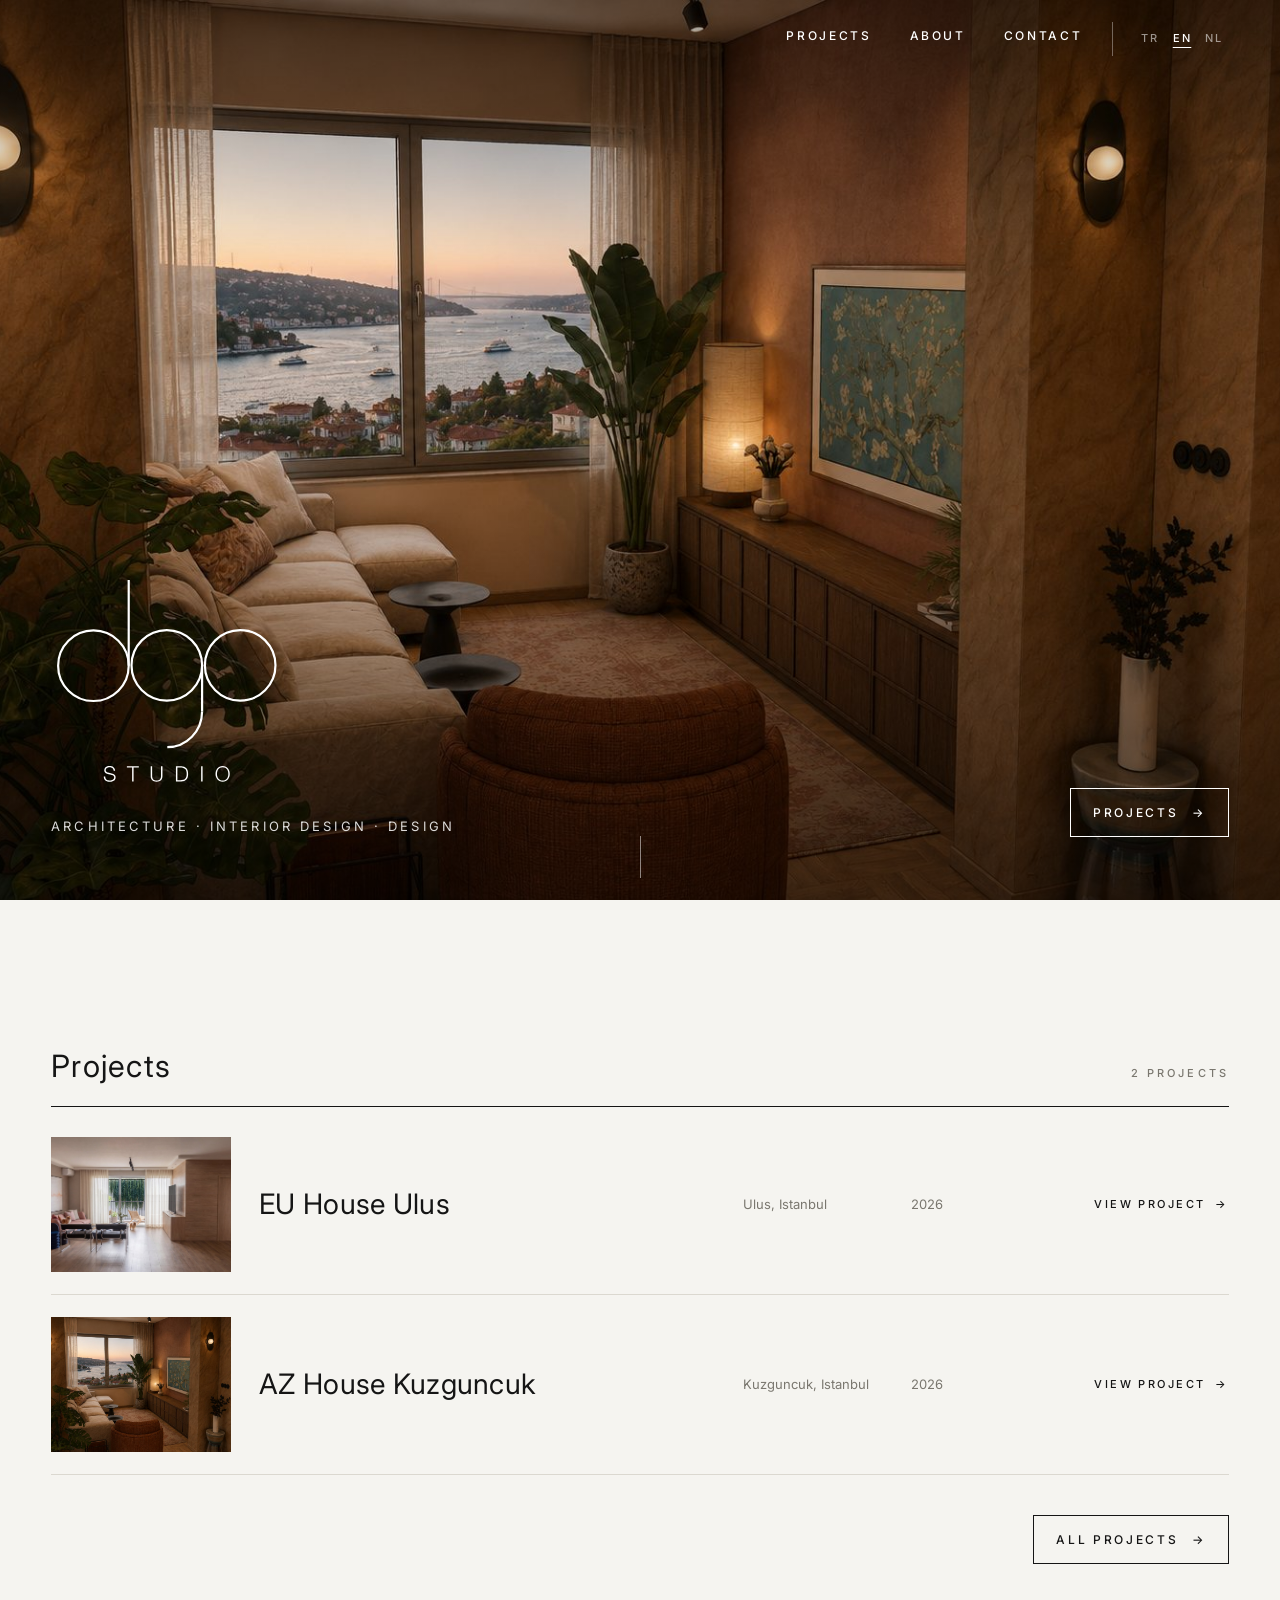
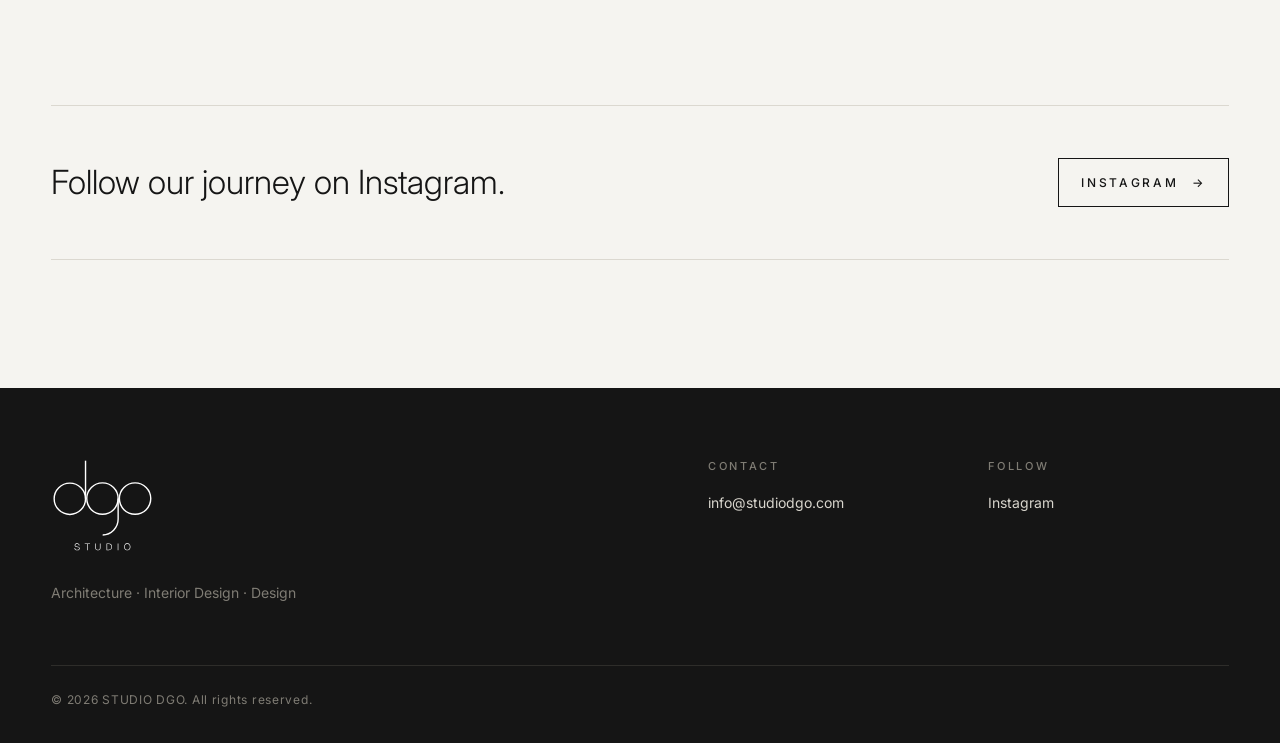
<file: index.html>
<!DOCTYPE html>
<html lang="en">
<head>
<meta charset="utf-8">
<meta name="viewport" content="width=device-width, initial-scale=1">
<title>STUDIO DGO | Mimarlık</title>
<meta name="description" content="Studio DGO — Mimarlık, iç mimarlık ve tasarım ofisi.">
<link rel="icon" type="image/svg+xml" href="images/logo-isaret.svg">
<link rel="stylesheet" href="assets/style.css">
</head>
<body data-page="anasayfa">
<main></main>
<script src="assets/icerik.js"></script>
<script src="assets/logo.js"></script>
<script src="assets/site.js"></script>
</body>
</html>
</file>
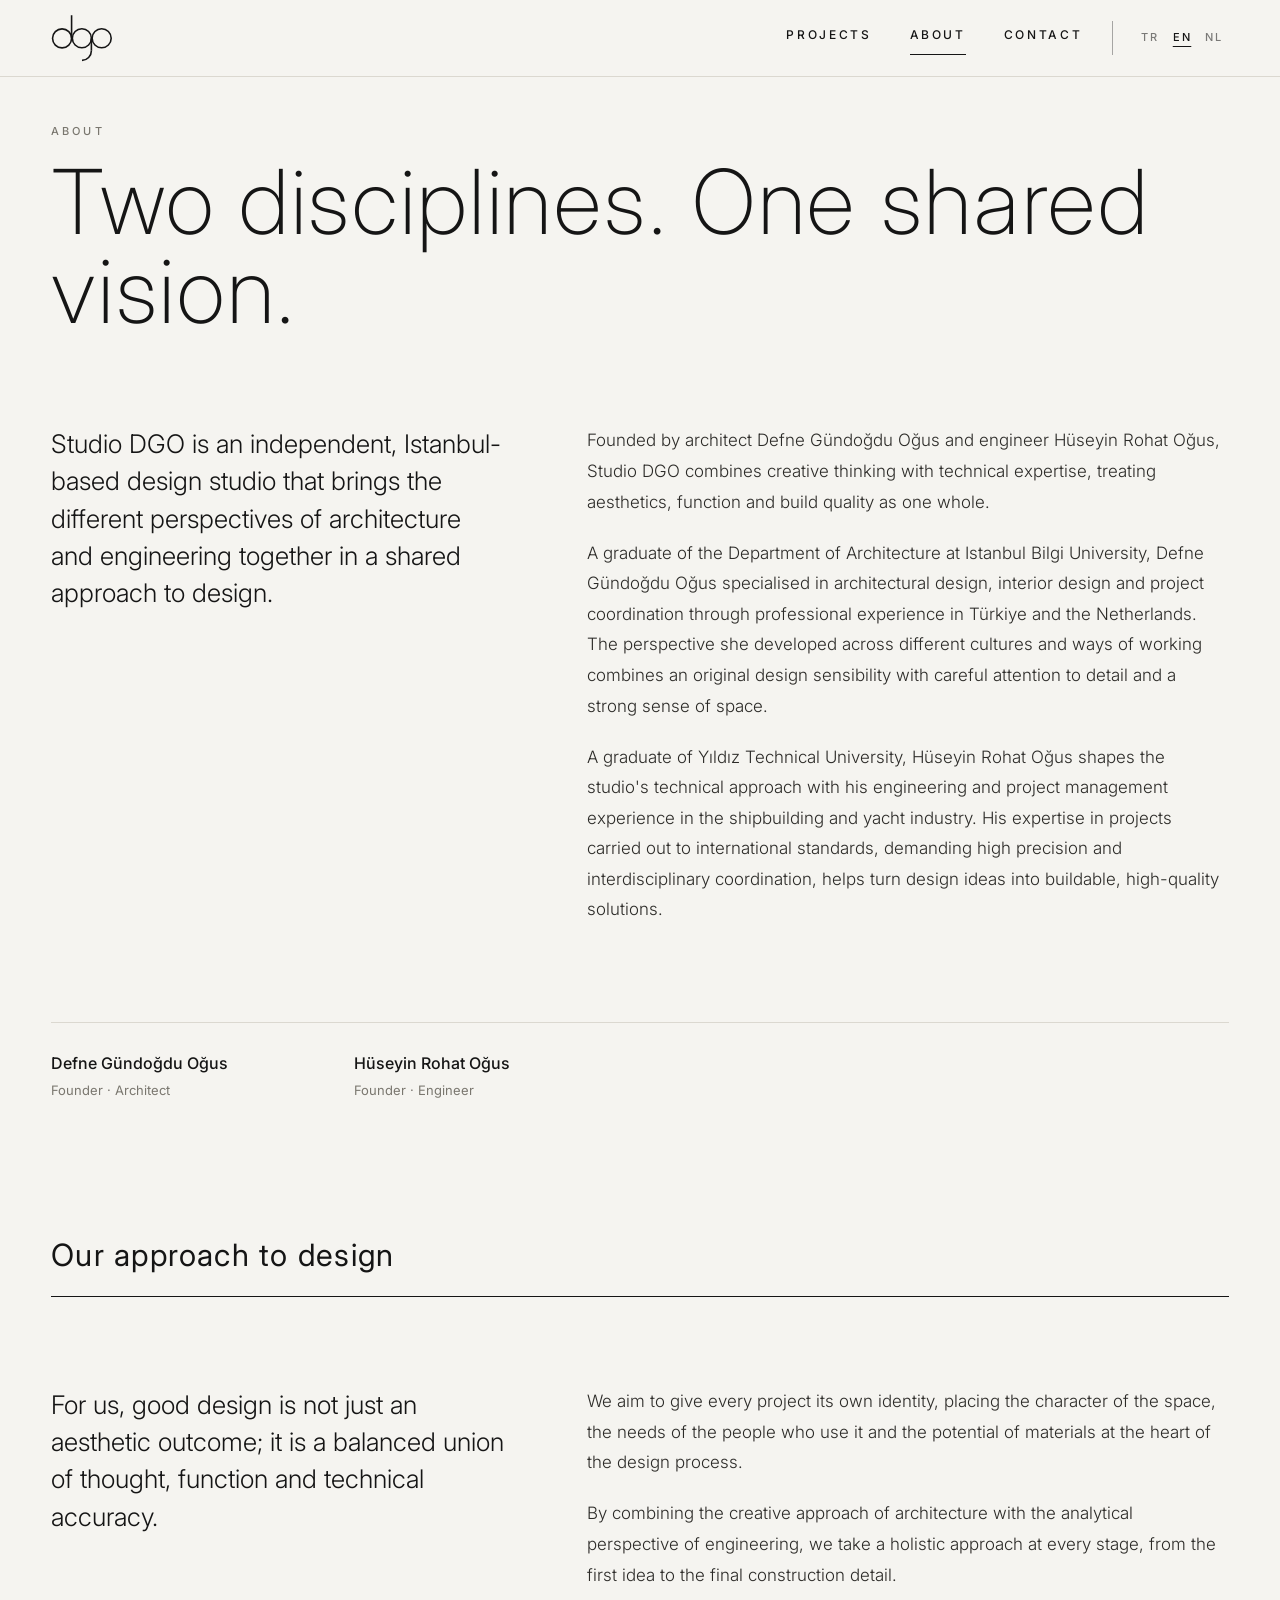
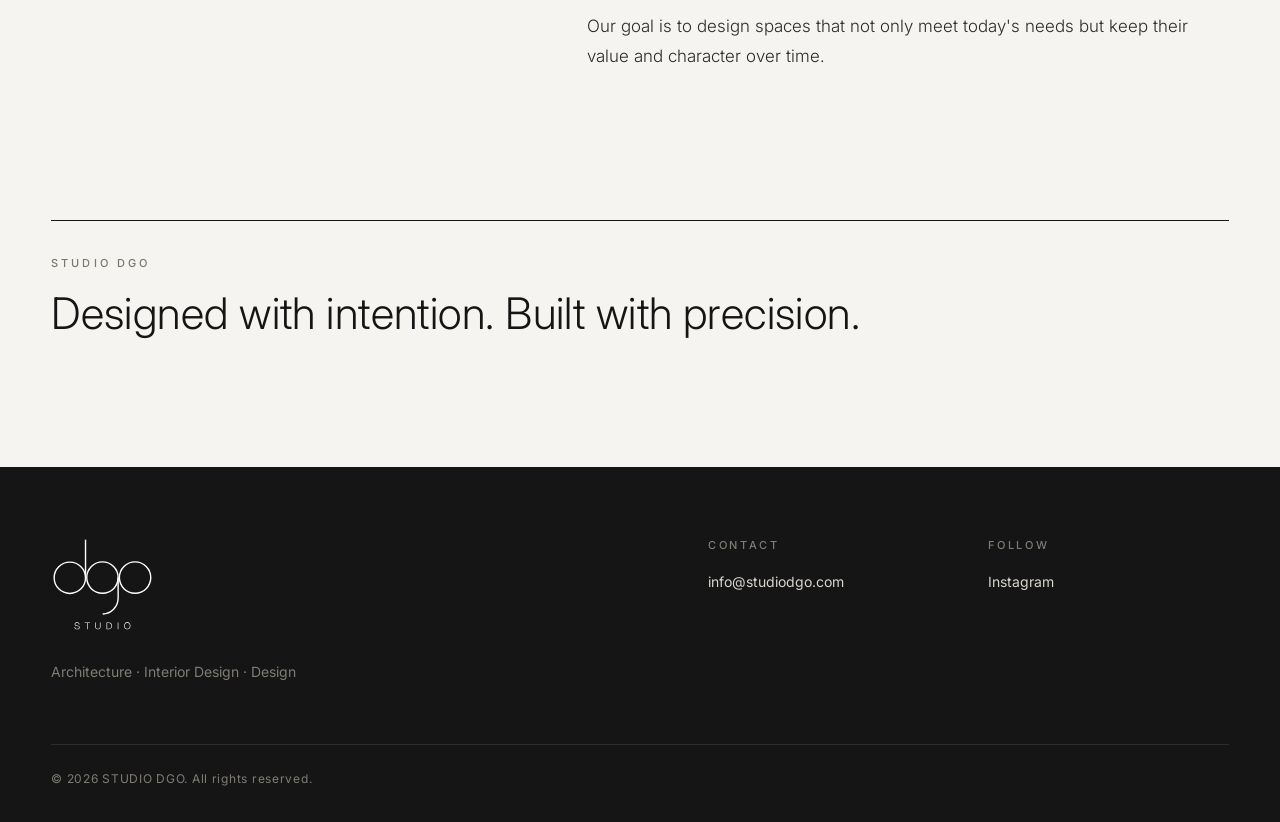
<file: hakkimizda.html>
<!DOCTYPE html>
<html lang="en">
<head>
<meta charset="utf-8">
<meta name="viewport" content="width=device-width, initial-scale=1">
<title>Hakkımızda — STUDIO DGO</title>
<meta name="description" content="Studio DGO — Mimarlık, iç mimarlık ve tasarım ofisi.">
<link rel="icon" type="image/svg+xml" href="images/logo-isaret.svg">
<link rel="stylesheet" href="assets/style.css">
</head>
<body data-page="hakkimizda">
<main></main>
<script src="assets/icerik.js"></script>
<script src="assets/logo.js"></script>
<script src="assets/site.js"></script>
</body>
</html>
</file>
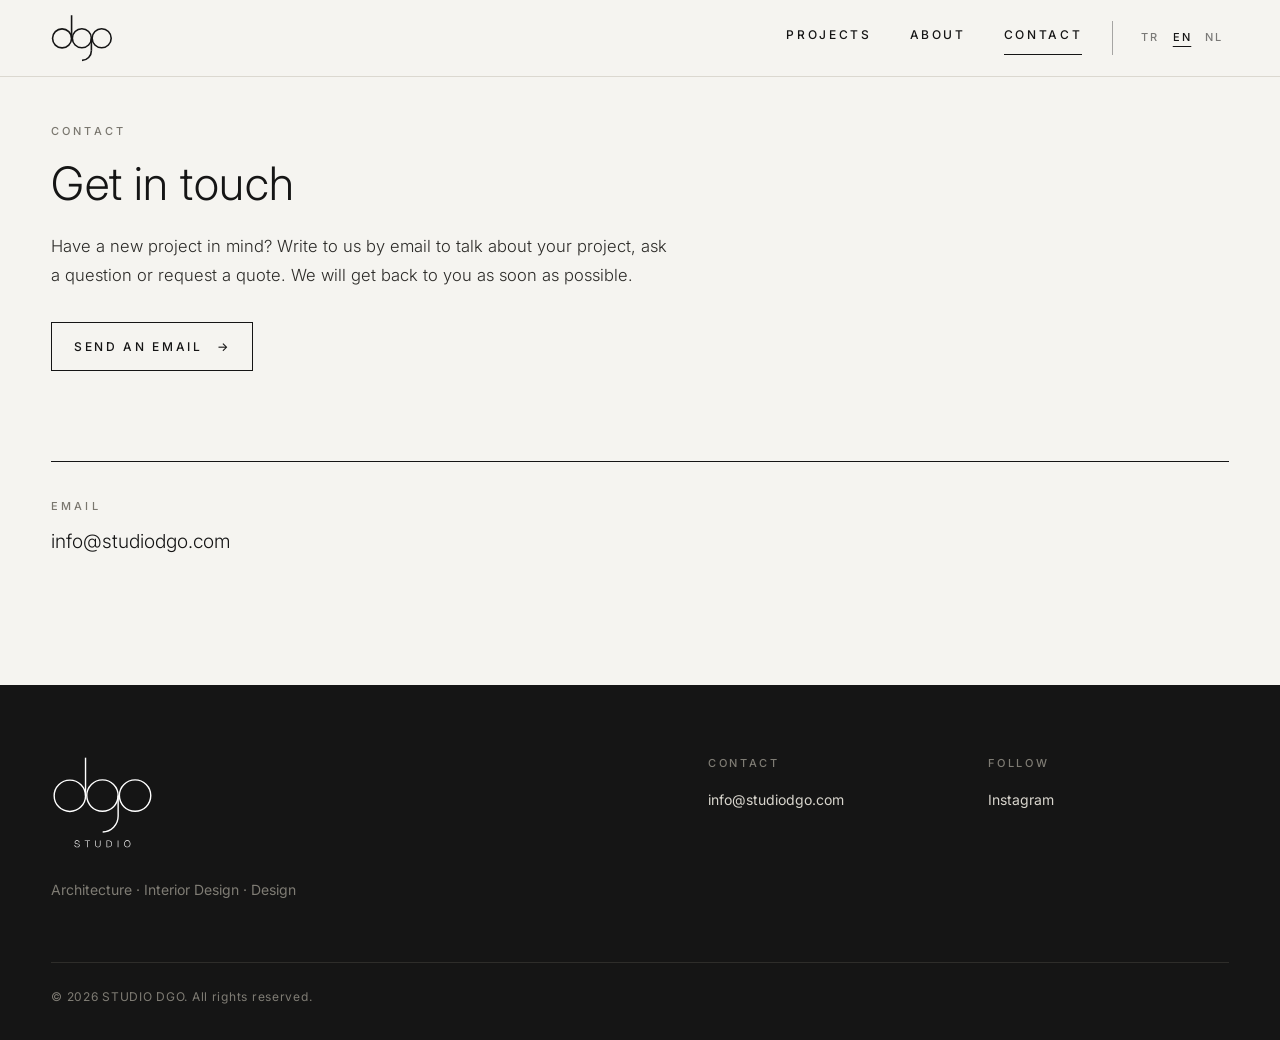
<file: iletisim.html>
<!DOCTYPE html>
<html lang="en">
<head>
<meta charset="utf-8">
<meta name="viewport" content="width=device-width, initial-scale=1">
<title>İletişim — STUDIO DGO</title>
<meta name="description" content="Studio DGO — Mimarlık, iç mimarlık ve tasarım ofisi.">
<link rel="icon" type="image/svg+xml" href="images/logo-isaret.svg">
<link rel="stylesheet" href="assets/style.css">
</head>
<body data-page="iletisim">
<main></main>
<script src="assets/icerik.js"></script>
<script src="assets/logo.js"></script>
<script src="assets/site.js"></script>
</body>
</html>
</file>
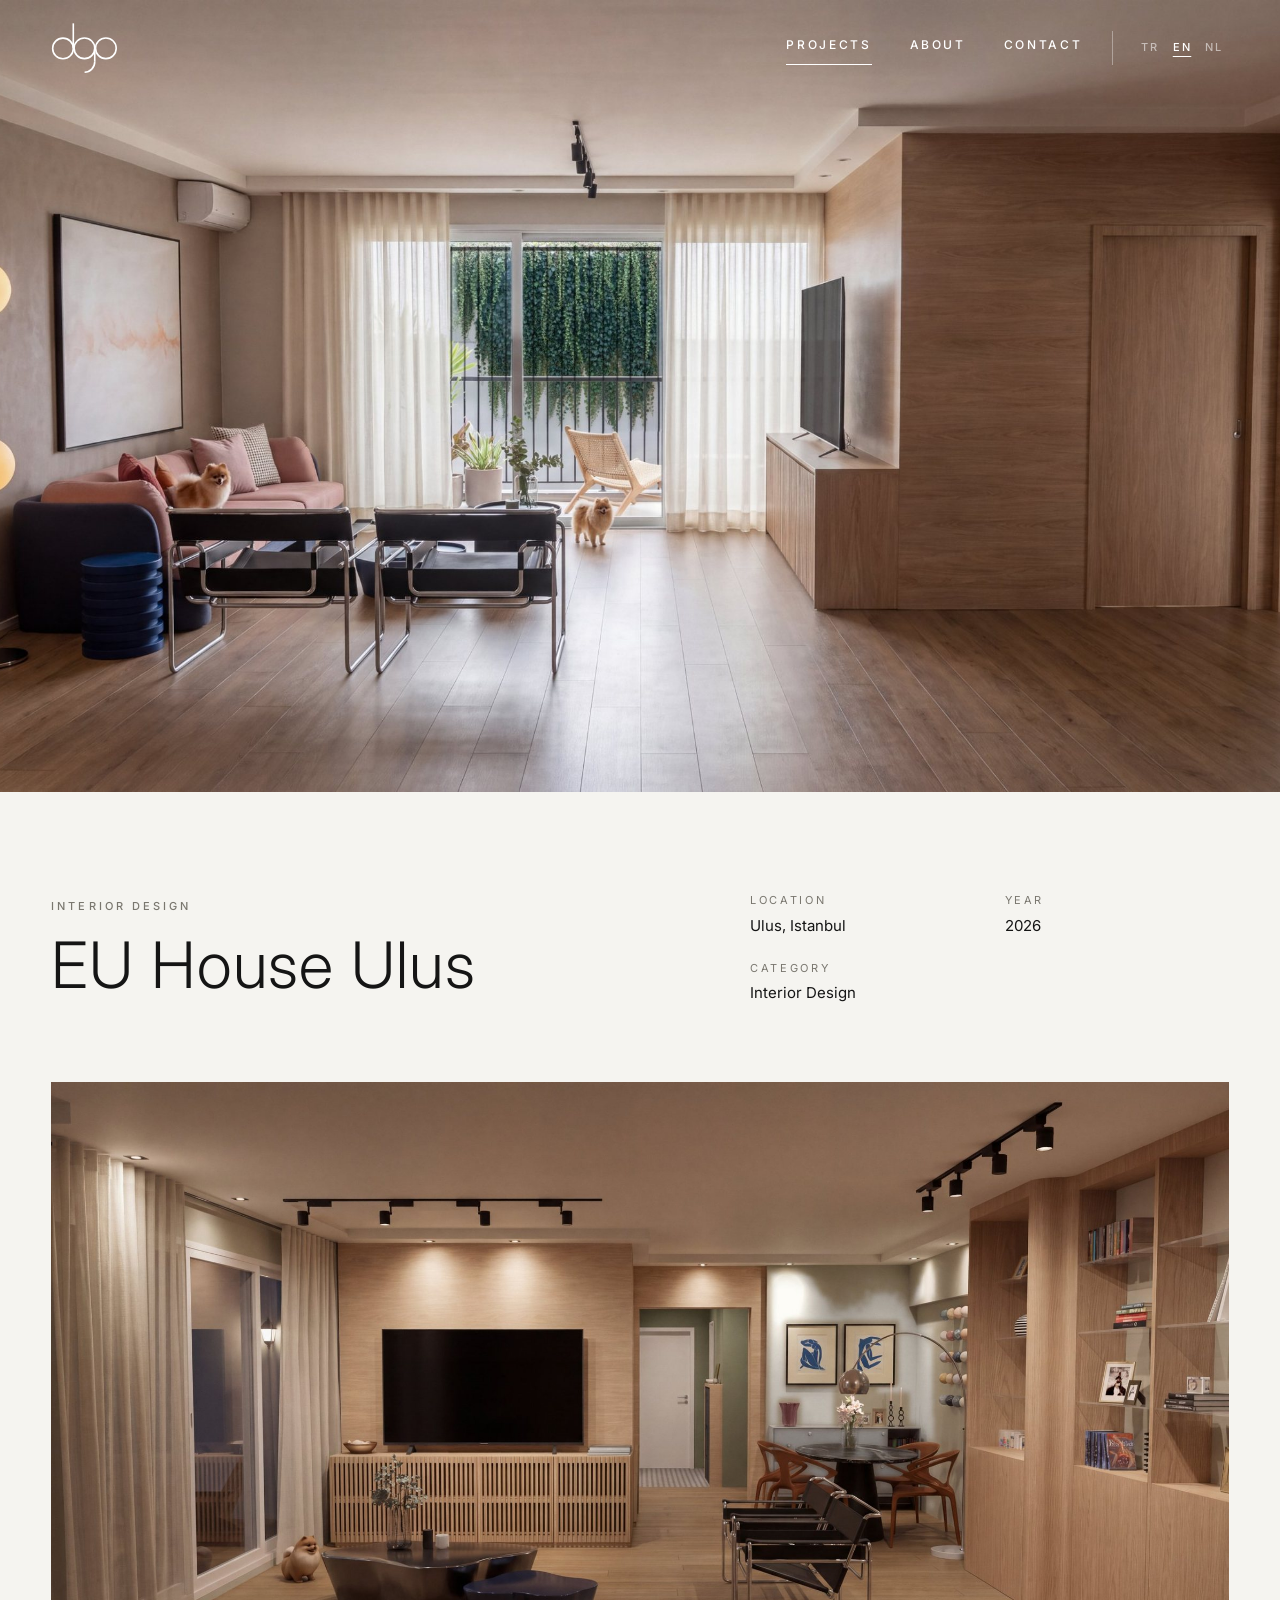
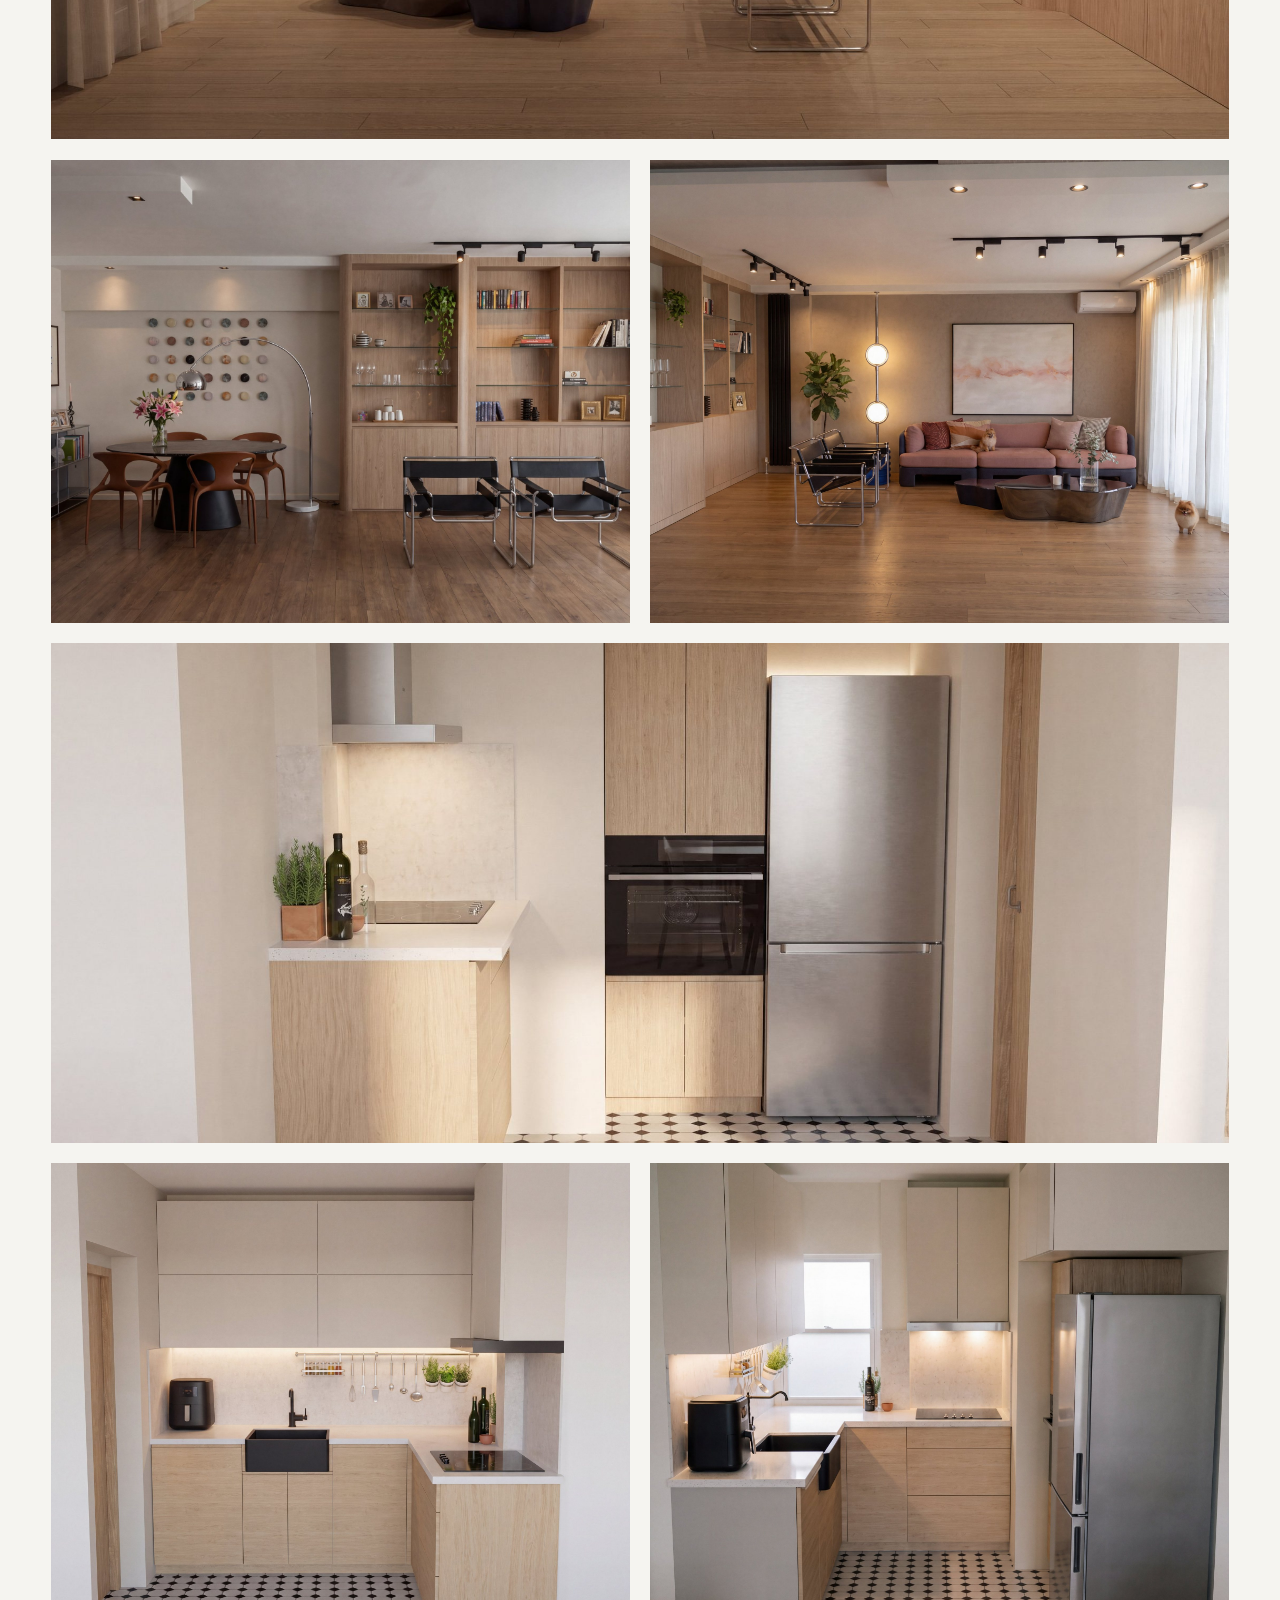
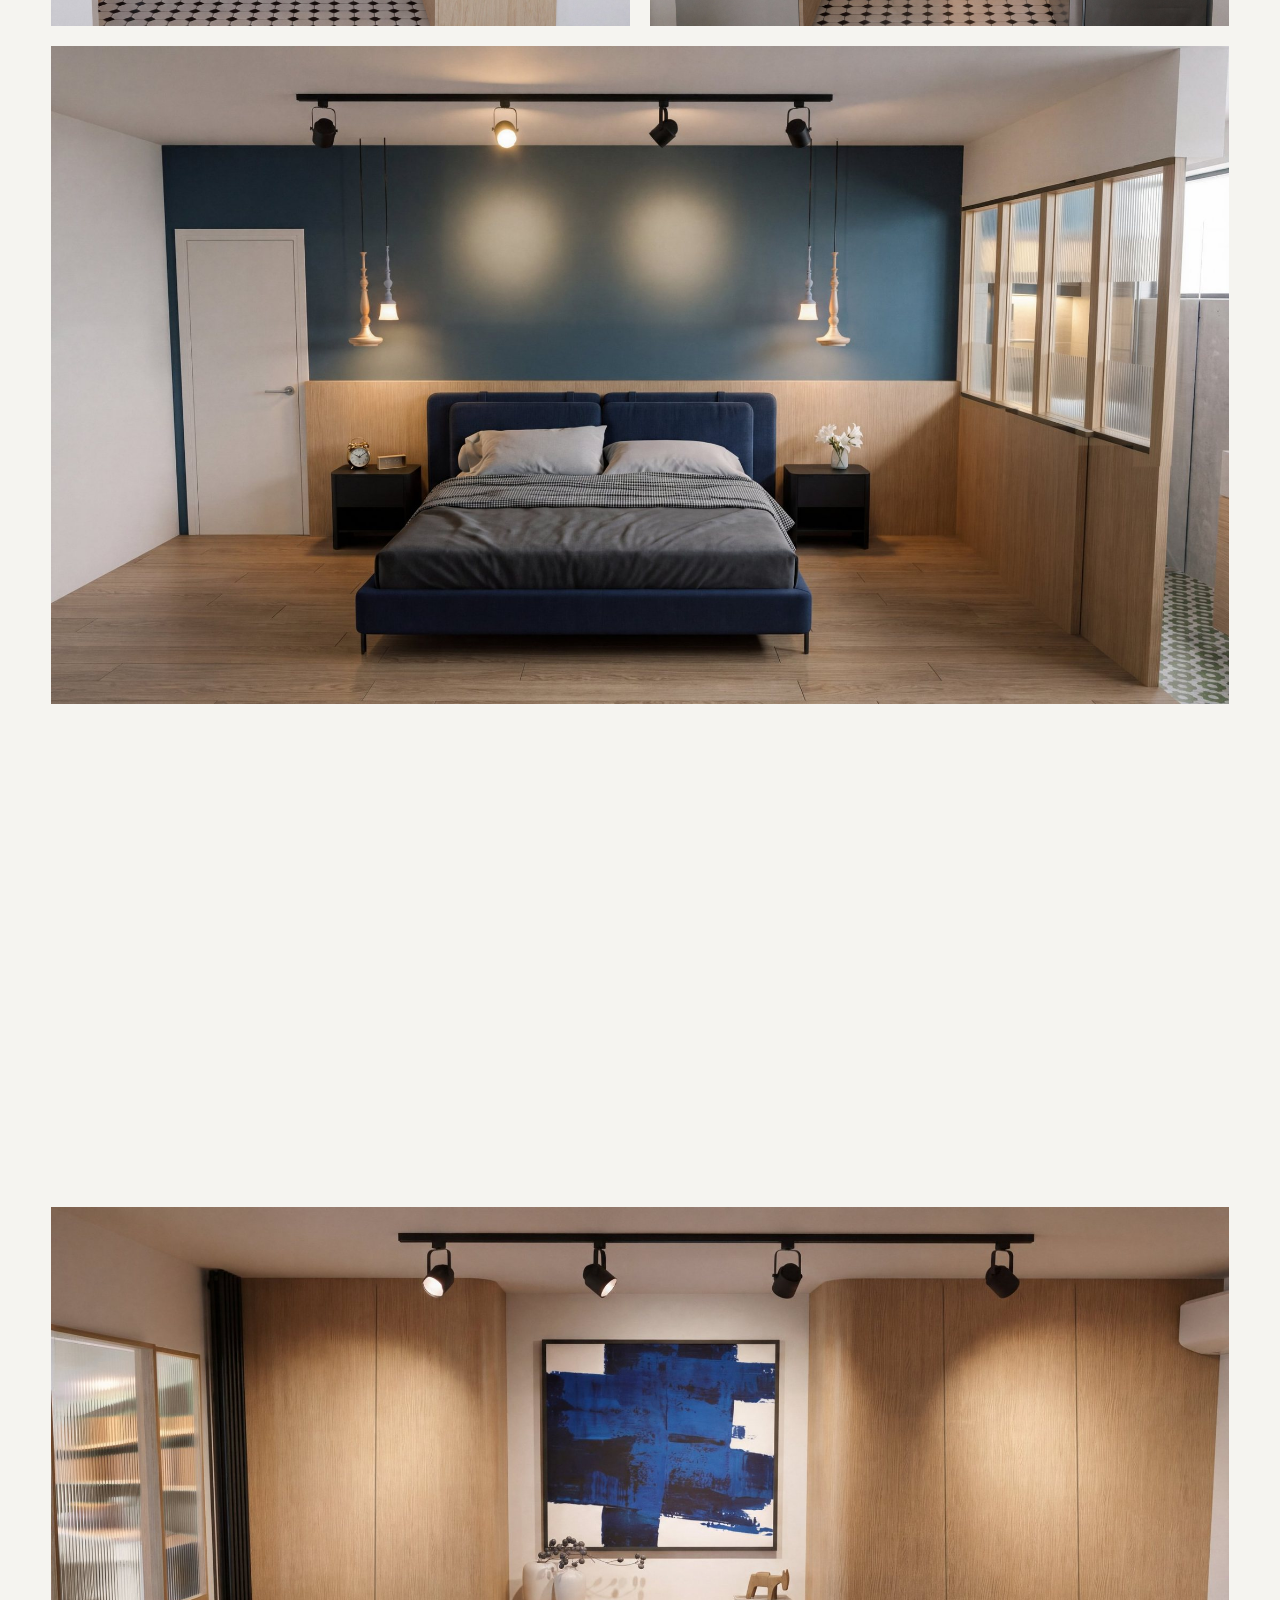
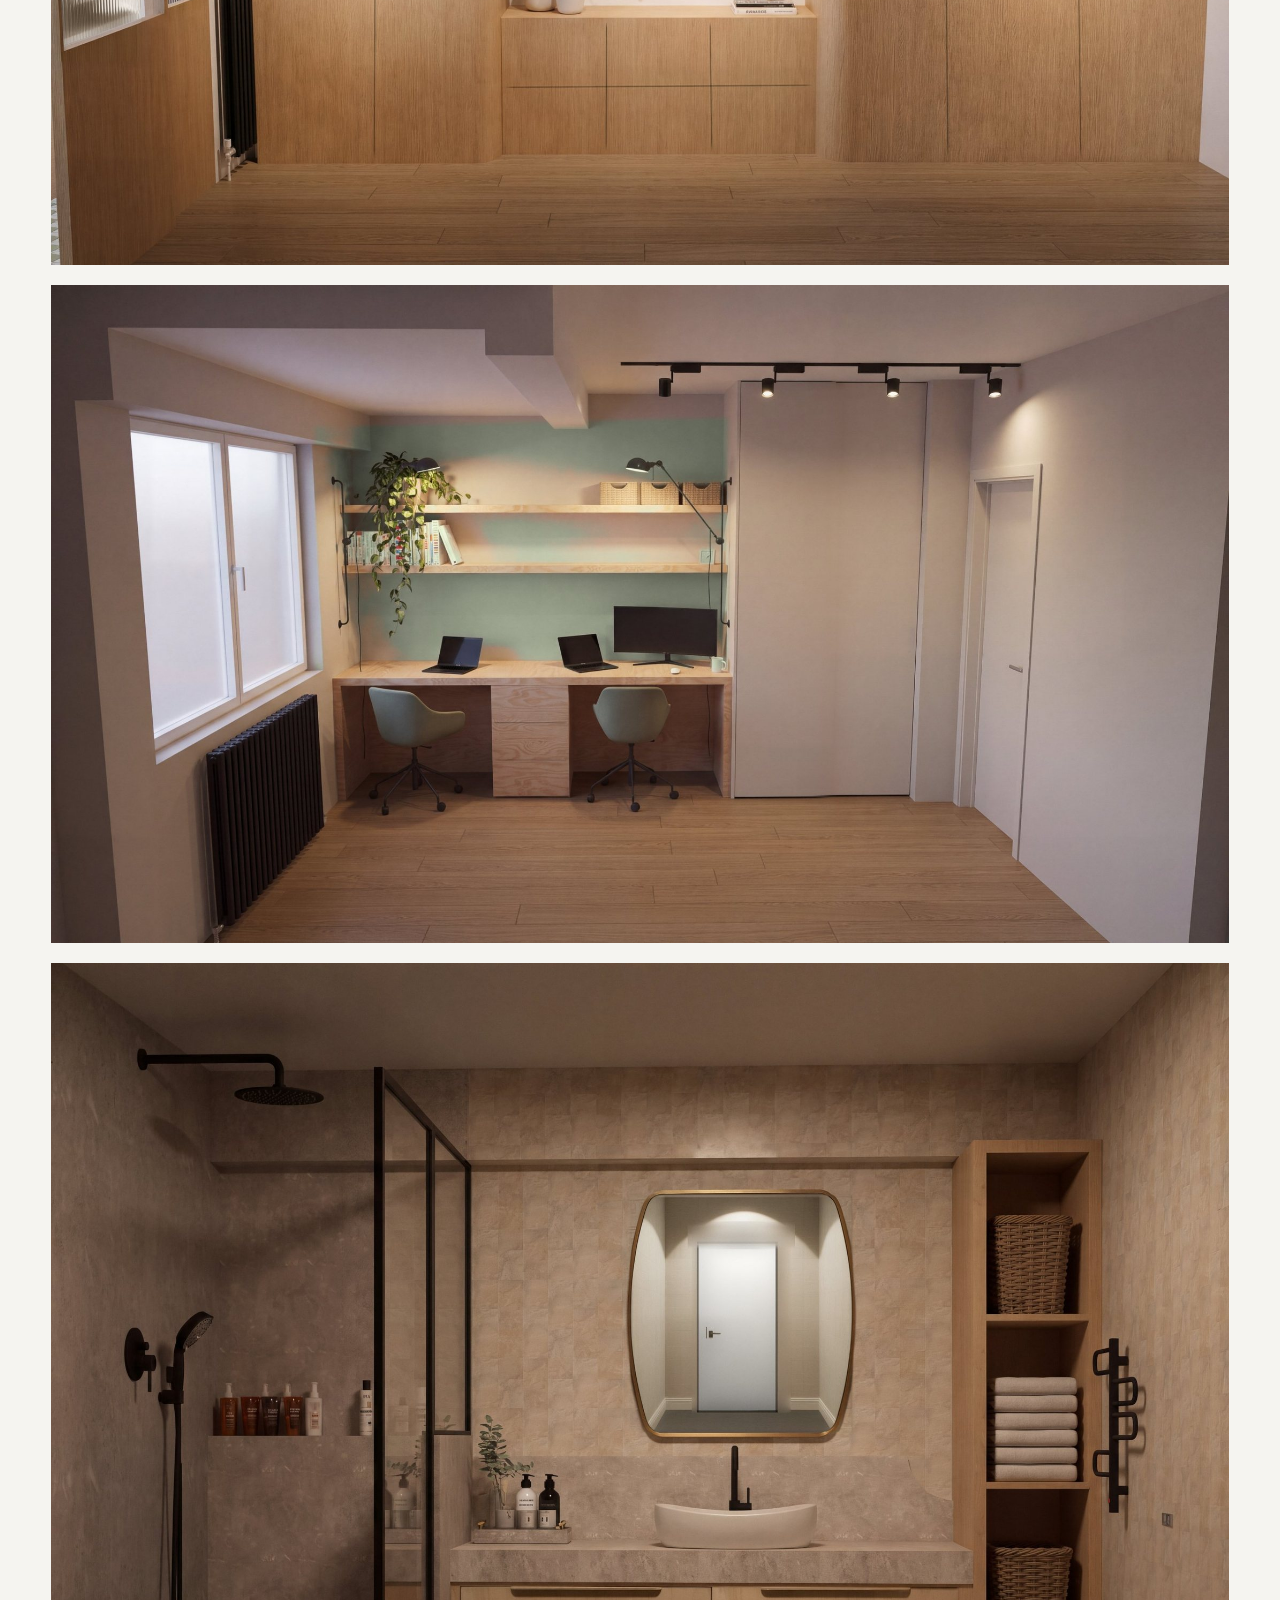
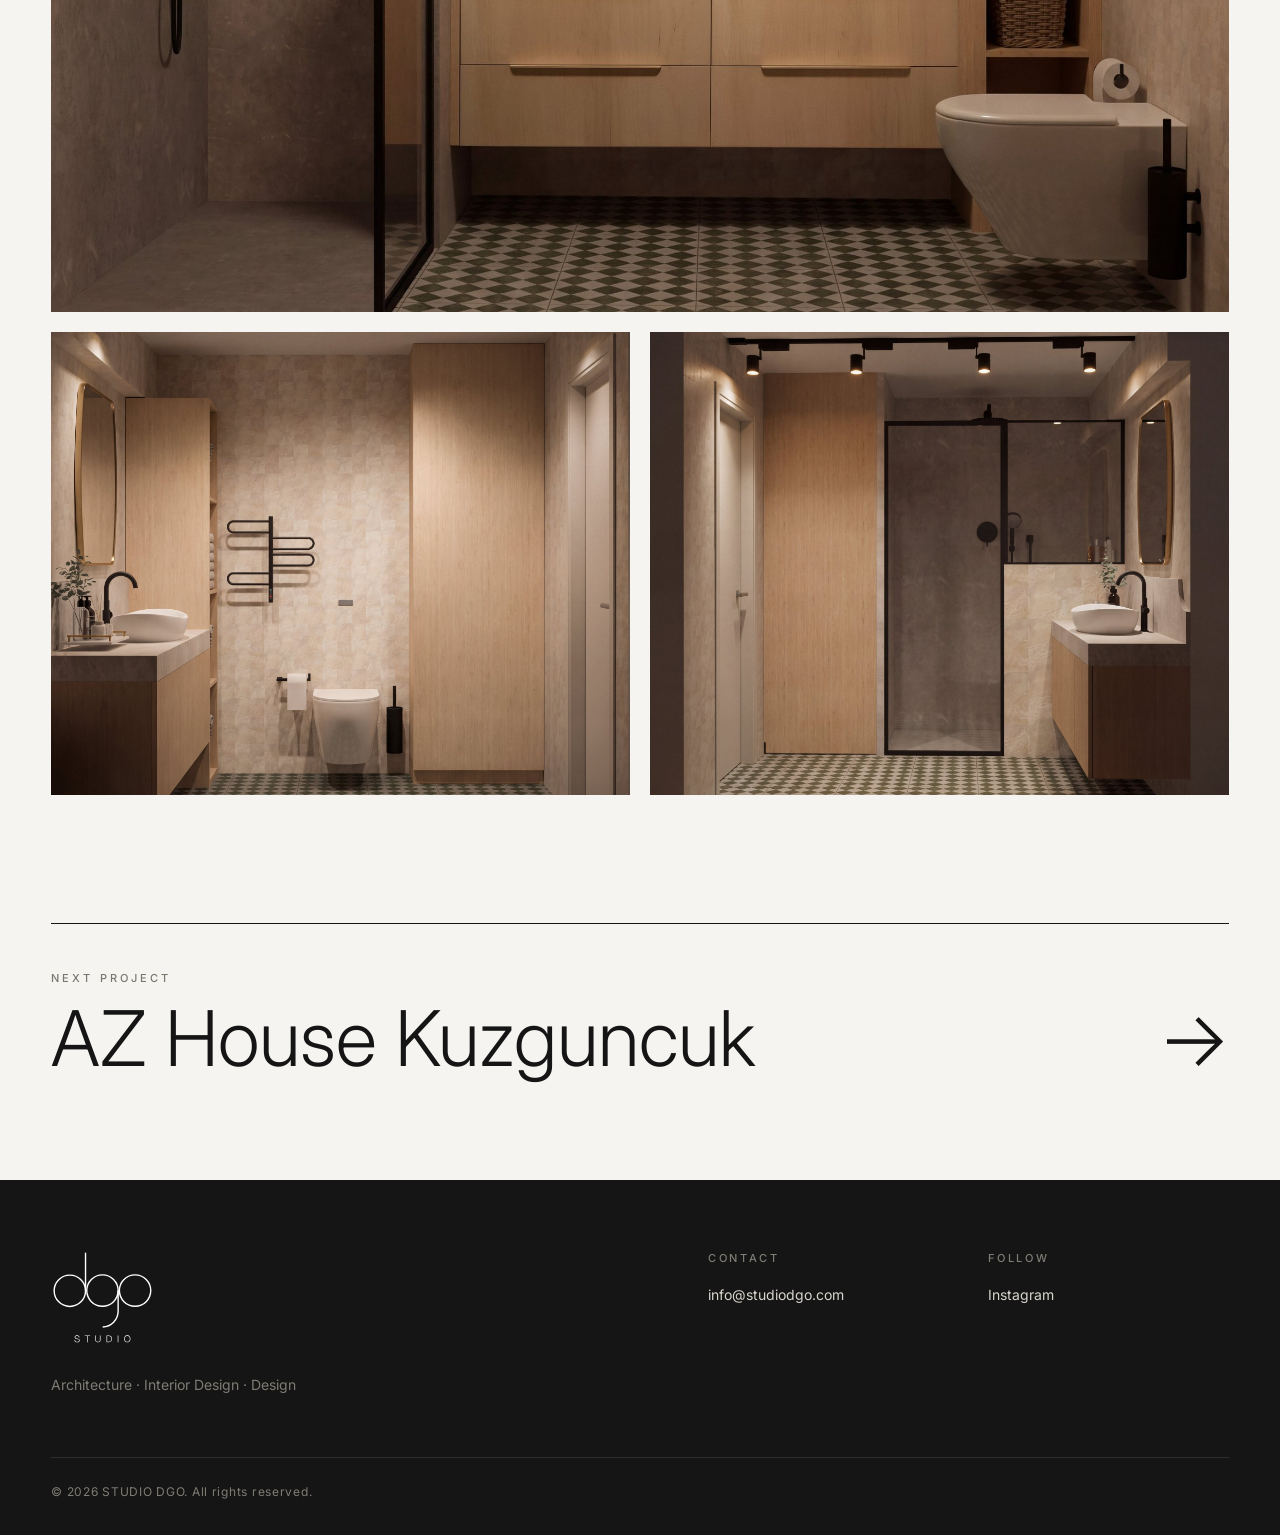
<file: proje.html>
<!DOCTYPE html>
<html lang="en">
<head>
<meta charset="utf-8">
<meta name="viewport" content="width=device-width, initial-scale=1">
<title>Proje — STUDIO DGO</title>
<meta name="description" content="Studio DGO — Mimarlık, iç mimarlık ve tasarım ofisi.">
<link rel="icon" type="image/svg+xml" href="images/logo-isaret.svg">
<link rel="stylesheet" href="assets/style.css">
</head>
<body data-page="proje">
<main></main>
<script src="assets/icerik.js"></script>
<script src="assets/logo.js"></script>
<script src="assets/site.js"></script>
</body>
</html>
</file>
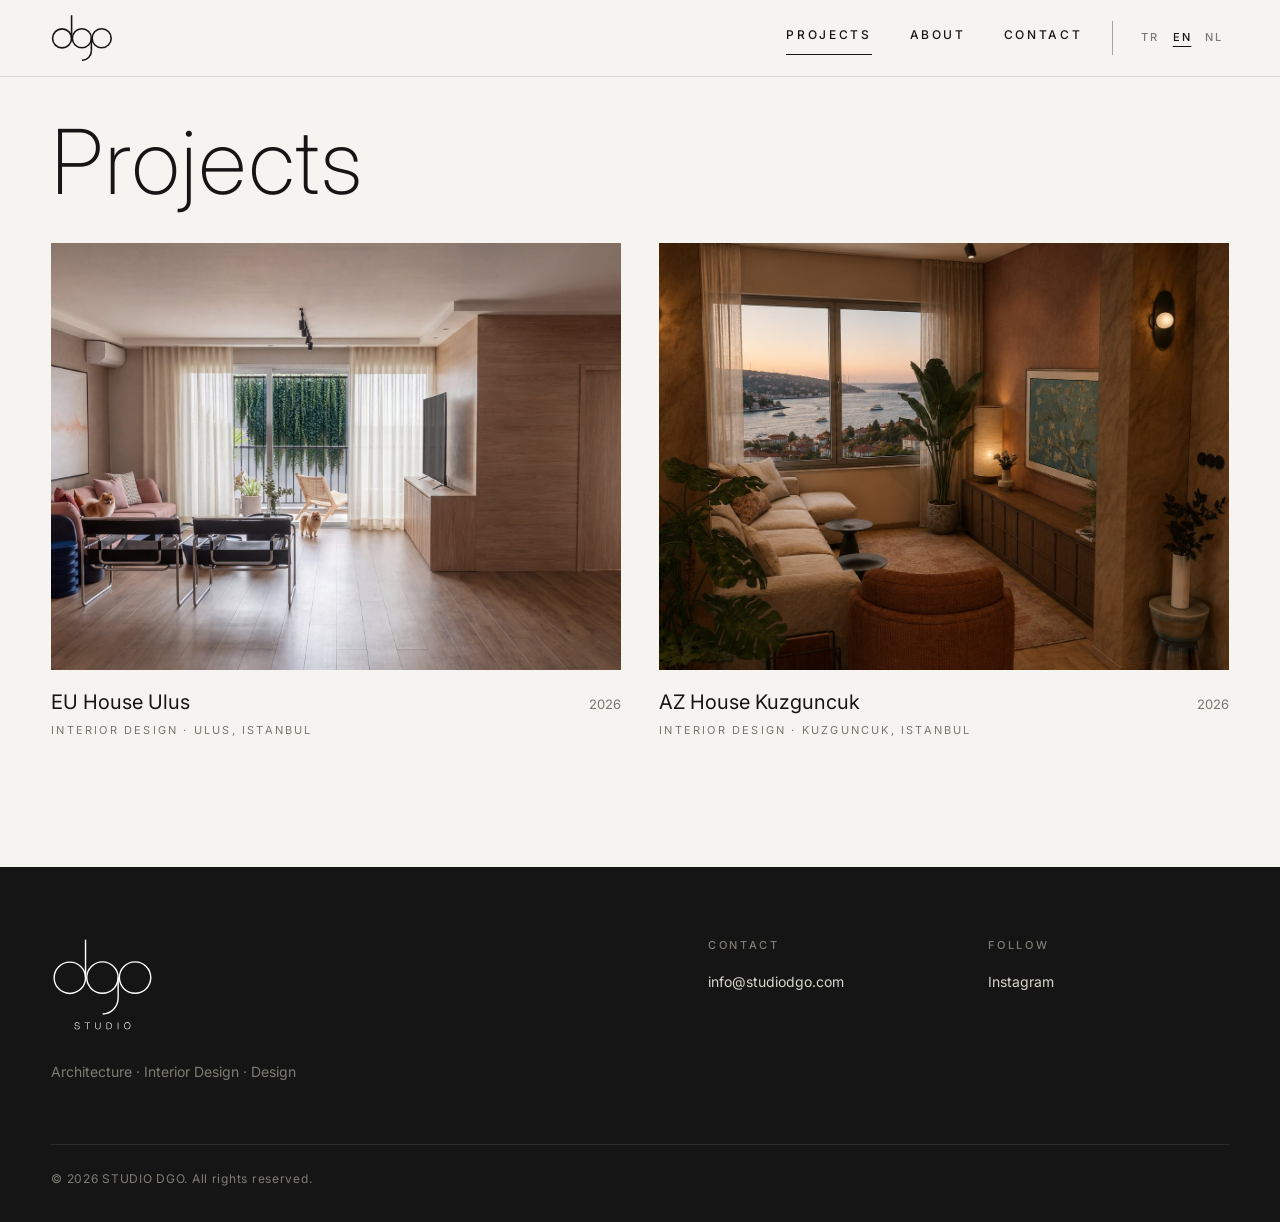
<file: projeler.html>
<!DOCTYPE html>
<html lang="en">
<head>
<meta charset="utf-8">
<meta name="viewport" content="width=device-width, initial-scale=1">
<title>Projeler — STUDIO DGO</title>
<meta name="description" content="Studio DGO — Mimarlık, iç mimarlık ve tasarım ofisi.">
<link rel="icon" type="image/svg+xml" href="images/logo-isaret.svg">
<link rel="stylesheet" href="assets/style.css">
</head>
<body data-page="projeler">
<main></main>
<script src="assets/icerik.js"></script>
<script src="assets/logo.js"></script>
<script src="assets/site.js"></script>
</body>
</html>
</file>
<file: assets/style.css>
@import url('https://fonts.googleapis.com/css2?family=Inter:wght@200;300;400;500;600&display=swap');

:root{
  --bg:#f5f4f0;
  --ink:#151515;
  --muted:#7a776f;
  --line:#dbd8d0;
  --ph:#d9d6ce;
  --pad:clamp(20px,4vw,56px);
}
*{box-sizing:border-box;margin:0;padding:0}
html{scroll-behavior:smooth}
body{background:var(--bg);color:var(--ink);font-family:"Inter","Helvetica Neue",Helvetica,Arial,sans-serif;font-weight:400;line-height:1.6;-webkit-font-smoothing:antialiased}
a{color:inherit;text-decoration:none}
img{display:block;width:100%;height:100%;object-fit:cover}

/* ---------- görsel yer tutucu ---------- */
.ph{position:relative;overflow:hidden;background:var(--ph)}
.ph::after{content:attr(data-label);position:absolute;inset:0;display:flex;align-items:center;justify-content:center;font-size:11px;letter-spacing:.2em;text-transform:uppercase;color:#a9a59c;z-index:0}
.ph img{position:relative;z-index:1;transition:transform 1.2s cubic-bezier(.2,.7,.2,1),opacity .8s}
.ph img.loading{opacity:0}

/* ---------- header ---------- */
.hdr{position:fixed;top:0;left:0;right:0;z-index:50;display:flex;justify-content:space-between;align-items:center;padding:22px var(--pad);transition:background .4s,color .4s,padding .4s}
.hdr.solid{background:rgba(245,244,240,.97);color:var(--ink);padding:14px var(--pad);border-bottom:1px solid var(--line)}
.hdr.over{color:#fff}
.logo{display:block;line-height:0}
.logo svg{height:52px;width:auto;overflow:visible}
.logo svg path[stroke]{stroke-width:1.6px;vector-effect:non-scaling-stroke}
.hdr.solid .logo svg{height:48px}
.hlogo{line-height:0}
.hlogo svg{height:clamp(130px,24vh,250px);width:auto;overflow:visible}
.hlogo svg path[stroke]{stroke-width:2.2px;vector-effect:non-scaling-stroke}
.flogo svg{height:96px}
.plogo{display:block;width:max-content;line-height:0;color:var(--ink);margin-bottom:clamp(36px,5vw,64px)}
.plogo svg{height:clamp(90px,10vw,130px);width:auto;overflow:visible}
.plogo svg path[stroke]{stroke-width:1.5px;vector-effect:non-scaling-stroke}
.plogo:hover{opacity:.7}
.mlogo{display:none!important}
.mlogo svg{height:120px;width:auto;overflow:visible}
.mlogo svg path[stroke]{stroke-width:1.5px;vector-effect:non-scaling-stroke}
.mlogo::after{display:none}
.flogo svg path[stroke]{stroke-width:1.4px}
.nav{display:flex;gap:38px}
.nav a{font-size:12px;letter-spacing:.22em;font-weight:500;position:relative;padding:4px 0}
.nav a::after{content:"";position:absolute;left:0;bottom:0;height:1px;width:0;background:currentColor;transition:width .35s}
.nav a:hover::after,.nav a.on::after{width:100%}
.langs{display:flex;align-items:center;gap:2px;margin-left:-8px;padding-left:22px;border-left:1px solid currentColor;border-left-color:color-mix(in srgb,currentColor 35%,transparent)}
.langs button{background:none;border:0;color:inherit;font:inherit;font-size:11px;letter-spacing:.16em;font-weight:500;padding:8px 6px;cursor:pointer;opacity:.55;transition:opacity .25s}
.langs button:hover{opacity:1}
.langs button.on{opacity:1;text-decoration:underline;text-underline-offset:5px}
.burger{display:none;background:none;border:0;color:inherit;cursor:pointer;width:28px;height:18px;position:relative}
.burger span{position:absolute;left:0;right:0;height:1px;background:currentColor;transition:.3s}
.burger span:nth-child(1){top:3px}.burger span:nth-child(2){bottom:3px}
.menu-open .burger span:nth-child(1){top:8px;transform:rotate(45deg)}
.menu-open .burger span:nth-child(2){bottom:9px;transform:rotate(-45deg)}

/* ---------- hero ---------- */
.hero{position:relative;height:100vh;min-height:560px;color:#fff}
.hero .ph{position:absolute;inset:0;background:#2b2a27}
.hero .ph::after{color:#55534d}
.hero::before{content:"";position:absolute;inset:0;z-index:2;background:linear-gradient(180deg,rgba(0,0,0,.35) 0%,rgba(0,0,0,0) 30%,rgba(0,0,0,0) 55%,rgba(0,0,0,.5) 100%)}
.hero-txt{position:absolute;z-index:3;left:var(--pad);right:var(--pad);bottom:clamp(36px,7vh,72px);display:flex;justify-content:space-between;align-items:flex-end;gap:24px;flex-wrap:wrap}
.hero h1{font-weight:300;font-size:clamp(40px,8vw,120px);letter-spacing:.06em;line-height:.95}
.hero .tag{margin-top:14px;font-size:13px;letter-spacing:.24em;text-transform:uppercase;opacity:.85}
.btn{display:inline-flex;align-items:center;gap:14px;font-size:12px;letter-spacing:.22em;text-transform:uppercase;font-weight:500;border:1px solid currentColor;padding:14px 22px;transition:background .3s,color .3s}
.hero .btn:hover{background:#fff;color:var(--ink)}
.btn .ar{transition:transform .3s}.btn:hover .ar{transform:translateX(5px)}
.scroll-cue{position:absolute;z-index:3;left:50%;bottom:22px;width:1px;height:42px;background:rgba(255,255,255,.5);overflow:hidden}
.scroll-cue::after{content:"";position:absolute;left:0;top:-42px;width:1px;height:42px;background:#fff;animation:cue 2.2s infinite}
@keyframes cue{to{top:42px}}

/* ---------- genel bölüm ---------- */
.wrap{padding:0 var(--pad)}
.sec{padding-top:clamp(70px,11vw,150px);padding-bottom:clamp(70px,11vw,150px)}
.eyebrow{font-size:11px;letter-spacing:.28em;text-transform:uppercase;color:var(--muted);font-weight:500}
.sec-head{display:flex;justify-content:space-between;align-items:baseline;border-bottom:1px solid var(--ink);padding-bottom:16px;margin-bottom:8px}
.sec-head h2{font-weight:400;font-size:clamp(22px,2.4vw,32px);letter-spacing:.04em}
.page-top{padding-top:clamp(104px,13vh,124px)}
.page-title{font-weight:200;font-size:clamp(40px,7vw,96px);letter-spacing:.03em;line-height:1}

/* ---------- ana sayfa proje listesi ---------- */
.plist{list-style:none}
.prow{display:grid;grid-template-columns:180px 1fr 140px 120px 170px;align-items:center;gap:28px;padding:22px 0;border-bottom:1px solid var(--line);transition:padding .4s}
.prow .ph{aspect-ratio:4/3}
.prow .nm{font-size:clamp(20px,2.2vw,30px);font-weight:400;letter-spacing:.01em;transition:transform .4s}
.prow .meta{font-size:13px;color:var(--muted)}
.prow .go{justify-self:end;font-size:11px;letter-spacing:.22em;text-transform:uppercase;font-weight:500;display:flex;gap:10px;align-items:center}
.prow .go .ar{transition:transform .3s}
.prow:hover .ph img{transform:scale(1.06)}
.prow:hover .nm{transform:translateX(8px)}
.prow:hover .go .ar{transform:translateX(5px)}
.all-link{display:flex;justify-content:flex-end;margin-top:40px}
.all-link .btn:hover{background:var(--ink);color:var(--bg)}

/* ---------- proje ızgarası ---------- */
.filters{display:flex;gap:26px;flex-wrap:wrap;margin:44px 0 36px}
.filters button{background:none;border:0;font:inherit;font-size:12px;letter-spacing:.2em;text-transform:uppercase;color:var(--muted);cursor:pointer;padding:4px 0;border-bottom:1px solid transparent;transition:.3s}
.filters button.on,.filters button:hover{color:var(--ink);border-color:var(--ink)}
.pgrid{display:grid;grid-template-columns:repeat(2,1fr);gap:clamp(28px,4vw,64px) clamp(20px,3vw,44px)}
.card .ph{aspect-ratio:4/3}
.card:nth-child(4n+2),.card:nth-child(4n+3){}
.card:hover .ph img{transform:scale(1.05)}
.card-b{display:flex;justify-content:space-between;align-items:baseline;margin-top:16px;gap:16px}
.card-b h3{font-weight:400;font-size:20px}
.card-b span{font-size:13px;color:var(--muted);white-space:nowrap}
.card .cat{font-size:11px;letter-spacing:.2em;text-transform:uppercase;color:var(--muted);margin-top:4px}
.card.hide{display:none}

/* ---------- proje detay ---------- */
.d-hero{height:88vh;min-height:480px}
.d-hero .ph{height:100%}
.d-head{display:grid;grid-template-columns:1.3fr 1fr;gap:clamp(30px,6vw,100px);padding:clamp(50px,8vw,100px) 0 clamp(40px,6vw,80px)}
.d-head h1{font-weight:300;font-size:clamp(36px,5vw,72px);line-height:1.02;letter-spacing:.02em}
.facts{display:grid;grid-template-columns:1fr 1fr;gap:22px 30px;align-self:end}
.facts dt{font-size:11px;letter-spacing:.24em;text-transform:uppercase;color:var(--muted);margin-bottom:4px}
.facts dd{font-size:15px}
.d-text{display:grid;grid-template-columns:1.3fr 1fr;gap:clamp(30px,6vw,100px);padding-bottom:clamp(60px,8vw,110px)}
.d-text .body p{font-size:clamp(16px,1.25vw,19px);font-weight:300;line-height:1.75;margin-bottom:1.2em;max-width:62ch}
.d-text .credit{font-size:13px;color:var(--muted);align-self:start;border-top:1px solid var(--line);padding-top:16px}
.gallery{margin-bottom:clamp(70px,10vw,140px);display:grid;grid-template-columns:1fr 1fr;gap:clamp(12px,1.6vw,24px)}
.gallery .ph{aspect-ratio:5/4;cursor:zoom-in}
.gallery .ph.wide{aspect-ratio:16/9}
.gallery .ph.wide.ok{aspect-ratio:auto}
.gallery .ph.wide.ok img{height:auto}
.next{display:block;border-top:1px solid var(--ink);padding:40px 0 clamp(60px,8vw,100px)}
.next .nm{font-weight:300;font-size:clamp(32px,6vw,84px);line-height:1.05;display:flex;justify-content:space-between;align-items:center;gap:20px;margin-top:10px}
.next .ar{transition:transform .4s}
.next:hover .ar{transform:translateX(12px)}

/* lightbox */
.lb{position:fixed;inset:0;z-index:100;background:rgba(15,15,14,.96);display:none;align-items:center;justify-content:center;padding:4vw}
.lb.open{display:flex}
.lb img{max-width:100%;max-height:100%;width:auto;height:auto;object-fit:contain}
.lb button{position:absolute;background:none;border:0;color:#fff;font:inherit;font-size:13px;letter-spacing:.2em;cursor:pointer;padding:16px}
.lb .x{top:10px;right:14px}.lb .pv{left:10px;top:50%}.lb .nx{right:10px;top:50%}

/* ---------- hakkımızda ---------- */
.about{display:grid;grid-template-columns:1fr 1.4fr;gap:clamp(30px,6vw,110px);margin-top:clamp(50px,7vw,90px)}
.about .lead{font-size:clamp(20px,2vw,28px);font-weight:300;line-height:1.45}
.about .body p{font-weight:300;font-size:17px;line-height:1.8;margin-bottom:1.2em;color:#2c2b28}
.team{display:grid;grid-template-columns:repeat(auto-fill,minmax(220px,1fr));gap:32px;margin-top:clamp(50px,6vw,80px);border-top:1px solid var(--line);padding-top:28px}
.motto{margin-top:clamp(80px,10vw,140px);border-top:1px solid var(--ink);padding-top:28px}
.motto p{font-size:clamp(26px,3.4vw,48px);font-weight:300;line-height:1.2;margin-top:12px;letter-spacing:.01em}
.team .ph{aspect-ratio:3/4;margin-bottom:14px}
.team h4{font-weight:500;font-size:16px}.team span{font-size:13px;color:var(--muted)}

/* ---------- iletişim ---------- */
.contact-title{font-weight:300;font-size:clamp(30px,3.6vw,48px);line-height:1.15;letter-spacing:.01em;margin:14px 0 0}
.contact-intro{max-width:620px;font-size:clamp(16px,1.3vw,19px);font-weight:300;line-height:1.75;color:#2c2b28;margin:22px 0 0}
.contact-btn{margin-top:32px}
.contact-btn:hover{background:var(--ink);color:var(--bg)}
.contact{display:grid;grid-template-columns:repeat(3,1fr);gap:40px;margin-top:clamp(50px,7vw,90px);border-top:1px solid var(--ink);padding-top:30px}
.contact .v{font-size:clamp(17px,1.5vw,21px);font-weight:300;margin-top:10px;line-height:1.55}
.contact a.v:hover{text-decoration:underline;text-underline-offset:4px}
.map{margin-top:60px;aspect-ratio:21/9;filter:grayscale(1) contrast(1.05)}
.map iframe{width:100%;height:100%;border:0}

/* ---------- instagram şeridi ---------- */
.insta{display:flex;justify-content:space-between;align-items:center;gap:24px;flex-wrap:wrap;border-top:1px solid var(--line);border-bottom:1px solid var(--line);padding:50px 0}
.insta p{font-size:clamp(22px,2.6vw,36px);font-weight:300}
.insta .btn:hover{background:var(--ink);color:var(--bg)}

/* ---------- footer ---------- */
.ftr{padding:70px var(--pad) 34px;background:var(--ink);color:#d8d5cd}
.ftr-top{display:grid;grid-template-columns:1.4fr 1fr 1fr 1fr;gap:40px;padding-bottom:60px}
.ftr .logo{color:#fff;display:inline-block}
.ftr h5{font-size:11px;letter-spacing:.24em;text-transform:uppercase;color:#7f7c74;font-weight:500;margin-bottom:14px}
.ftr p,.ftr a{font-size:14px;line-height:1.8}
.ftr a:hover{color:#fff}
.ftr-bot{display:flex;justify-content:space-between;align-items:center;border-top:1px solid #2e2d2a;padding-top:24px;font-size:12px;color:#7f7c74;letter-spacing:.06em}

/* ---------- görünme animasyonu ---------- */
.rv{opacity:0;transform:translateY(24px);transition:opacity .9s ease,transform .9s cubic-bezier(.2,.7,.2,1)}
.rv.in{opacity:1;transform:none}

/* ---------- mobil ---------- */
@media (max-width:900px){
  .nav{position:fixed;inset:0;height:100vh;z-index:55;background:var(--bg);color:var(--ink);flex-direction:column;justify-content:center;align-items:center;gap:30px;opacity:0;pointer-events:none;transition:opacity .35s}
  .nav a{font-size:20px}
  .menu-open .nav{opacity:1;pointer-events:auto}
  .menu-open .hdr{color:var(--ink)}
  .burger{display:block;z-index:60}
  .mlogo{display:block!important;line-height:0;margin-bottom:24px}
  .langs{margin:18px 0 0;padding:18px 0 0;border-left:0;border-top:1px solid var(--line)}
  .langs button{font-size:14px;padding:10px 12px}
  .prow{grid-template-columns:110px 1fr;gap:6px 18px;padding:18px 0}
  .prow .ph{grid-row:1/5;align-self:start}
  .prow .ph::after{content:""}
  .prow .meta,.prow .go{justify-self:start;font-size:12px}
  .pgrid{grid-template-columns:1fr}
  .d-head,.d-text,.about{grid-template-columns:1fr}
  .gallery{grid-template-columns:1fr}
  .gallery .ph.ok,.gallery .ph.wide.ok{aspect-ratio:auto}
  .gallery .ph.ok img{height:auto}
  .contact{grid-template-columns:1fr}
  .ftr-top{grid-template-columns:1fr 1fr}
  .ftr-bot{flex-direction:column;gap:12px}
}
button,input,textarea,select{font-family:inherit}
</file>
